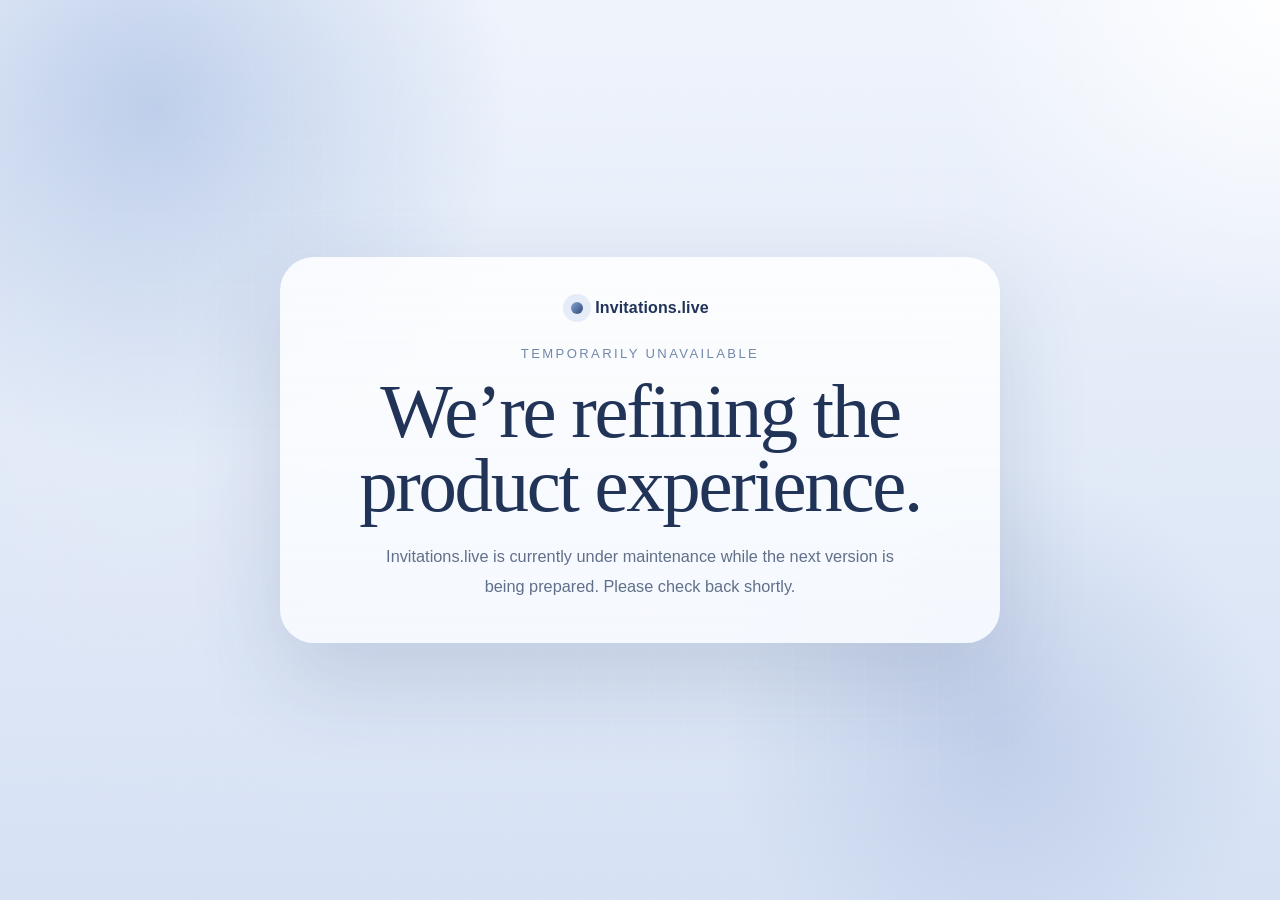
<file: index.html>
<!DOCTYPE html>
<html lang="en">
<head>
  <meta charset="UTF-8">
  <meta name="viewport" content="width=device-width, initial-scale=1, viewport-fit=cover">
  <meta name="theme-color" content="#304775">
  <meta name="description" content="Invitations.live is temporarily unavailable while product updates are in progress.">
  <title>Invitations.live | Maintenance</title>
  <link rel="manifest" href="./manifest.webmanifest">
  <link rel="icon" type="image/png" sizes="192x192" href="./assets/icon-192.png">
  <link rel="apple-touch-icon" sizes="180x180" href="./assets/icon-180.png">
  <link rel="stylesheet" href="./site.css?v=2">
</head>
<body data-page="maintenance">
  <main class="maintenance-shell">
    <section class="maintenance-panel reveal-up">
      <a class="brand-mark" href="./">
        <span class="brand-dot"></span>
        <span>Invitations.live</span>
      </a>
      <p class="maintenance-kicker">Temporarily unavailable</p>
      <h1 class="maintenance-title">We’re refining the product experience.</h1>
      <p class="maintenance-copy">
        Invitations.live is currently under maintenance while the next version is being prepared.
        Please check back shortly.
      </p>
    </section>
  </main>
  <script type="module" src="./site.js?v=2"></script>
</body>
</html>
</file>
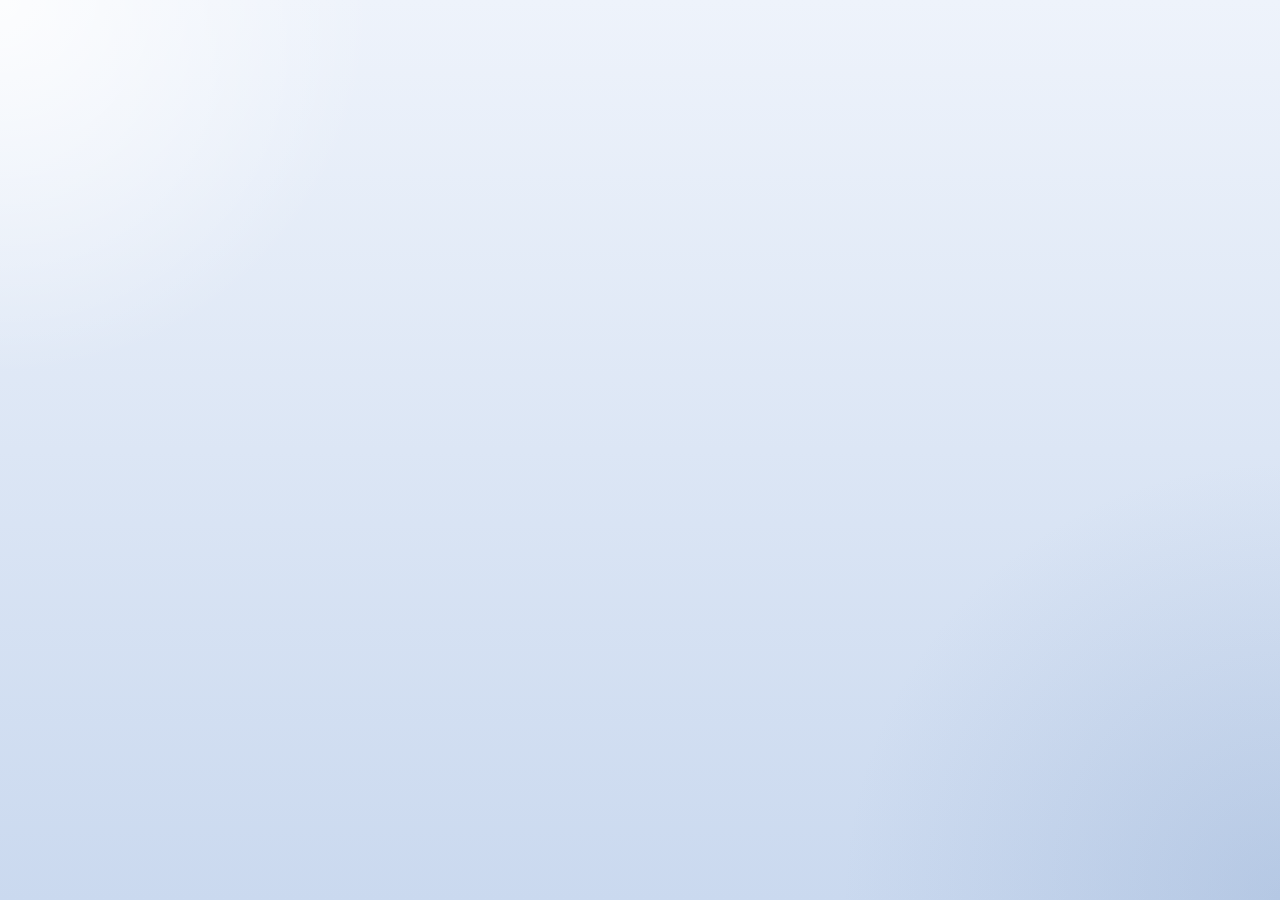
<file: admin/index.html>
<!DOCTYPE html>
<html lang="en">
<head>
  <meta charset="UTF-8">
  <meta name="viewport" content="width=device-width, initial-scale=1, viewport-fit=cover">
  <meta name="theme-color" content="#41639b">
  <meta name="description" content="Admin dashboard for invitation responses.">
  <title>RSVP Admin</title>
  <link rel="icon" type="image/png" sizes="192x192" href="../assets/icon-192.png">
  <link rel="apple-touch-icon" sizes="180x180" href="../assets/icon-180.png">
  <link rel="stylesheet" href="./admin.css?v=6">
</head>
<body>
  <main id="admin-app"></main>
  <script type="module" src="./admin.js?v=4"></script>
</body>
</html>
</file>
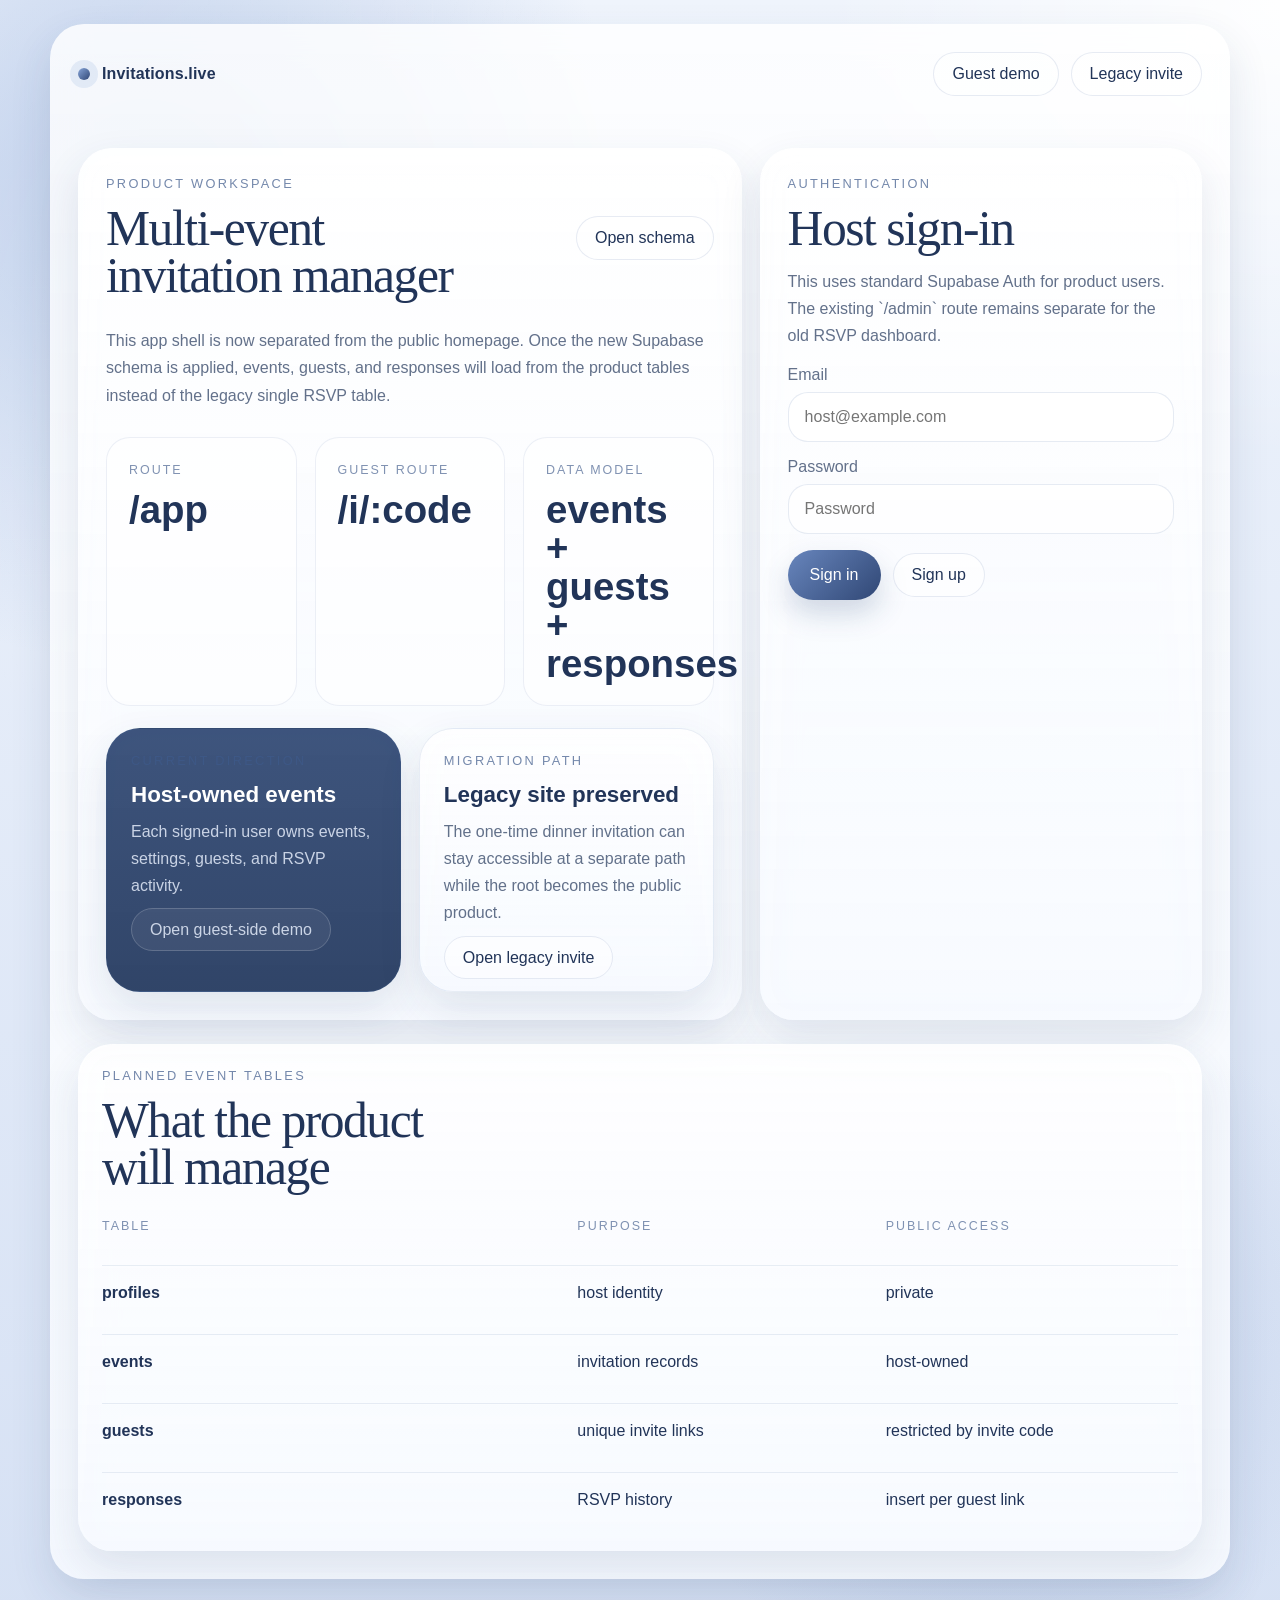
<file: app/index.html>
<!DOCTYPE html>
<html lang="en">
<head>
  <meta charset="UTF-8">
  <meta name="viewport" content="width=device-width, initial-scale=1, viewport-fit=cover">
  <meta name="theme-color" content="#304775">
  <meta name="description" content="Invitations.live app workspace">
  <title>Invitations.live App</title>
  <link rel="icon" type="image/png" sizes="192x192" href="../assets/icon-192.png">
  <link rel="apple-touch-icon" sizes="180x180" href="../assets/icon-180.png">
  <link rel="stylesheet" href="../site.css?v=1">
</head>
<body data-page="app">
  <main class="app-shell">
    <section class="app-frame">
      <div class="app-topbar">
        <a class="brand-mark" href="../">
          <span class="brand-dot"></span>
          <span>Invitations.live</span>
        </a>
        <div class="app-top-actions">
          <a class="ghost-link" href="../i/?code=demo-yarmouk">Guest demo</a>
          <a class="ghost-link" href="../legacy/">Legacy invite</a>
        </div>
      </div>

      <section class="workspace-grid">
        <article class="workspace-card">
          <div class="workspace-topbar">
            <div>
              <p class="workspace-label">Product workspace</p>
              <h1 class="workspace-heading">Multi-event invitation manager</h1>
            </div>
            <div class="workspace-actions">
              <a class="secondary-link" href="../supabase/product-schema.sql">Open schema</a>
            </div>
          </div>
          <p class="workspace-subtitle">
            This app shell is now separated from the public homepage. Once the new Supabase schema is applied, events, guests, and responses will load from the product tables instead of the legacy single RSVP table.
          </p>

          <section class="metrics-grid">
            <article class="metric-card">
              <p class="metric-label">Route</p>
              <strong class="metric-value">/app</strong>
            </article>
            <article class="metric-card">
              <p class="metric-label">Guest route</p>
              <strong class="metric-value">/i/:code</strong>
            </article>
            <article class="metric-card">
              <p class="metric-label">Data model</p>
              <strong class="metric-value">events + guests + responses</strong>
            </article>
          </section>

          <section class="event-grid">
            <article class="event-card is-active">
              <p class="panel-label">Current direction</p>
              <h2 class="event-title">Host-owned events</h2>
              <p class="event-meta">Each signed-in user owns events, settings, guests, and RSVP activity.</p>
              <a class="inline-link" href="../i/?code=demo-yarmouk">Open guest-side demo</a>
            </article>
            <article class="event-card">
              <p class="panel-label">Migration path</p>
              <h2 class="event-title">Legacy site preserved</h2>
              <p class="event-meta">The one-time dinner invitation can stay accessible at a separate path while the root becomes the public product.</p>
              <a class="inline-link" href="../legacy/">Open legacy invite</a>
            </article>
          </section>
        </article>

        <article class="auth-card" id="auth-card">
          <p class="panel-label">Authentication</p>
          <h2 class="auth-title">Host sign-in</h2>
          <p class="auth-copy">This uses standard Supabase Auth for product users. The existing `/admin` route remains separate for the old RSVP dashboard.</p>
          <form class="field-stack" id="auth-form">
            <label class="field">
              <span>Email</span>
              <input type="email" name="email" placeholder="host@example.com" required>
            </label>
            <label class="field">
              <span>Password</span>
              <input type="password" name="password" placeholder="Password" required>
            </label>
            <div class="login-actions">
              <button class="primary-button" type="submit">Sign in</button>
              <button class="ghost-button" type="button" id="sign-up-button">Sign up</button>
            </div>
          </form>
          <p class="status-copy" id="auth-status"></p>
        </article>
      </section>

      <section class="demo-list">
        <div class="workspace-topbar">
          <div>
            <p class="panel-label">Planned event tables</p>
            <h2 class="workspace-heading">What the product will manage</h2>
          </div>
        </div>
        <div class="table-head">
          <span>Table</span>
          <span>Purpose</span>
          <span>Public access</span>
        </div>
        <div class="list-shell">
          <div class="table-row">
            <strong>profiles</strong>
            <span>host identity</span>
            <span>private</span>
          </div>
          <div class="table-row">
            <strong>events</strong>
            <span>invitation records</span>
            <span>host-owned</span>
          </div>
          <div class="table-row">
            <strong>guests</strong>
            <span>unique invite links</span>
            <span>restricted by invite code</span>
          </div>
          <div class="table-row">
            <strong>responses</strong>
            <span>RSVP history</span>
            <span>insert per guest link</span>
          </div>
        </div>
      </section>
    </section>
  </main>
  <script type="module" src="./app.js?v=1"></script>
</body>
</html>
</file>
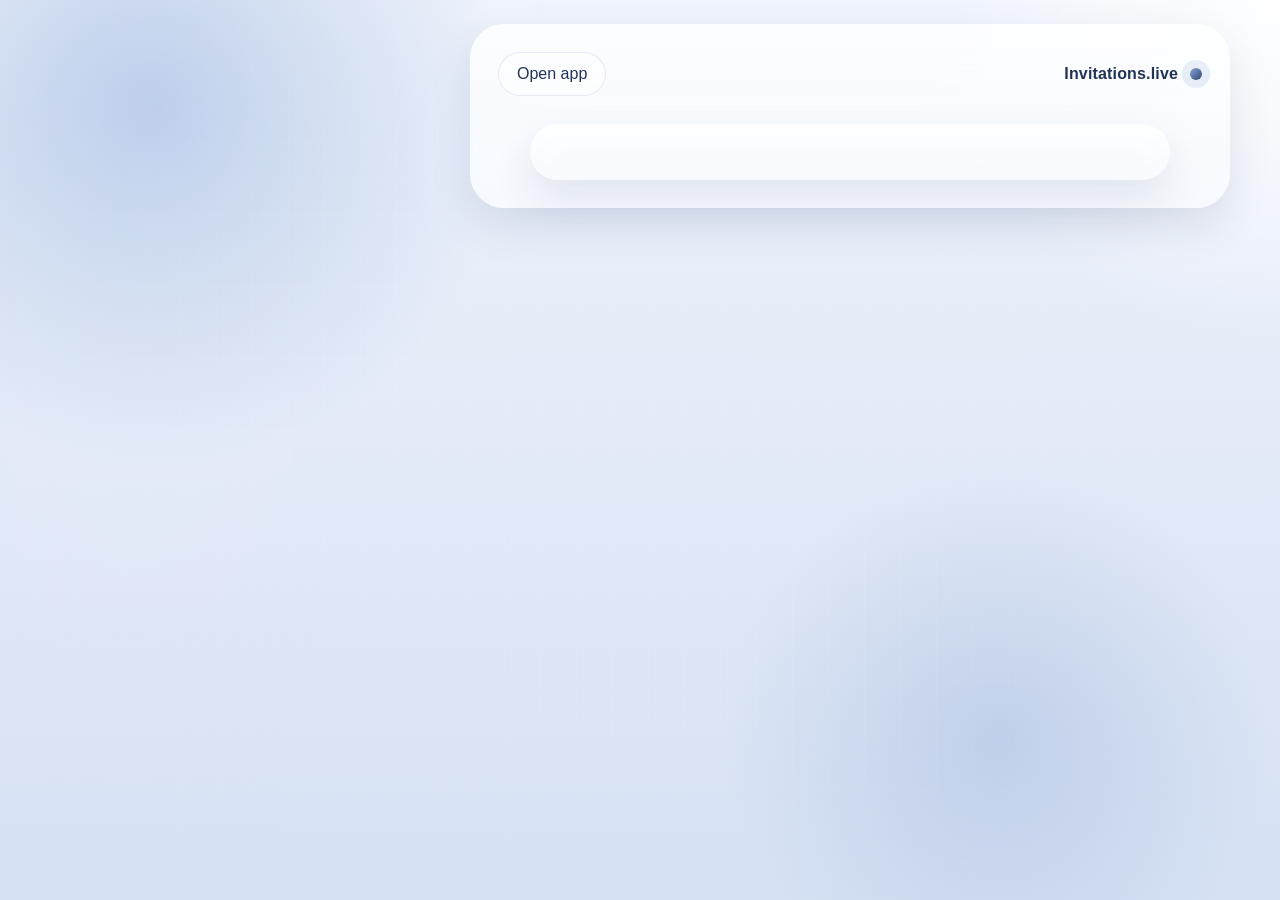
<file: i/index.html>
<!DOCTYPE html>
<html lang="ar" dir="rtl">
<head>
  <meta charset="UTF-8">
  <meta name="viewport" content="width=device-width, initial-scale=1, viewport-fit=cover">
  <meta name="theme-color" content="#304775">
  <meta name="description" content="Guest invitation page">
  <title>Invitation</title>
  <link rel="icon" type="image/png" sizes="192x192" href="../assets/icon-192.png">
  <link rel="apple-touch-icon" sizes="180x180" href="../assets/icon-180.png">
  <link rel="stylesheet" href="../site.css?v=1">
</head>
<body data-page="invite">
  <main class="invite-shell">
    <section class="invite-frame">
      <div class="invite-topbar">
        <a class="brand-mark" href="../">
          <span class="brand-dot"></span>
          <span>Invitations.live</span>
        </a>
        <div class="invite-actions">
          <a class="ghost-link" href="../app/">Open app</a>
        </div>
      </div>
      <article class="invite-card" id="invite-root"></article>
    </section>
  </main>
  <script type="module" src="./invite.js?v=1"></script>
</body>
</html>
</file>
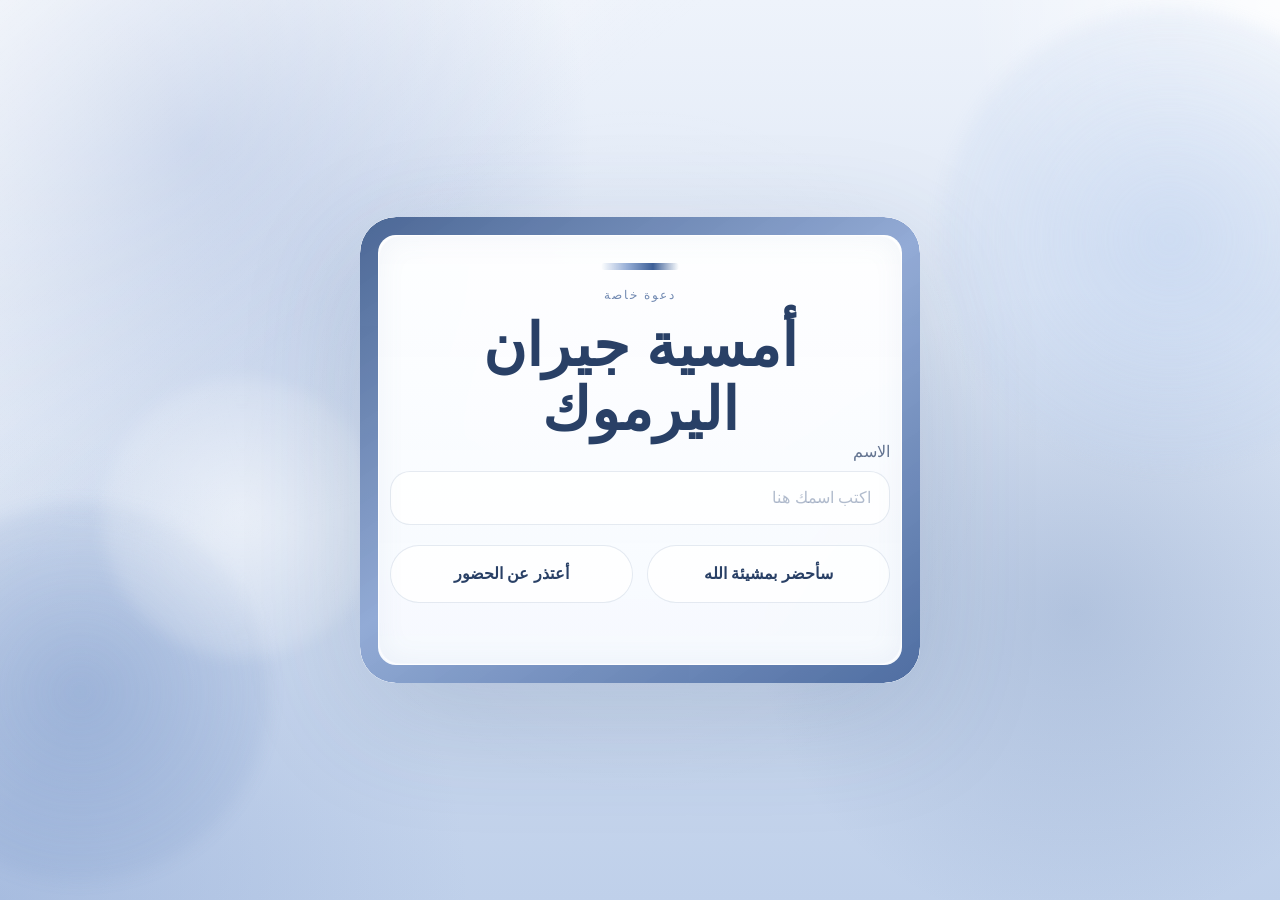
<file: legacy/index.html>
<!DOCTYPE html>
<html lang="ar" dir="rtl">
<head>
  <meta charset="UTF-8">
  <meta name="viewport" content="width=device-width, initial-scale=1, viewport-fit=cover">
  <meta name="theme-color" content="#41639b">
  <meta name="description" content="الأصل القديم للدعوة الشخصية ذات الاستخدام الواحد.">
  <title>أمسية جيران اليرموك</title>
  <link rel="manifest" href="../manifest.webmanifest">
  <link rel="icon" type="image/png" sizes="192x192" href="../assets/icon-192.png">
  <link rel="apple-touch-icon" sizes="180x180" href="../assets/icon-180.png">
  <link rel="stylesheet" href="../styles.css?v=27">
</head>
<body>
  <main id="app"></main>
  <script type="module" src="../app.js?v=27"></script>
</body>
</html>
</file>
<file: site.css>
:root {
  --ink-strong: #213458;
  --ink-soft: rgba(33, 52, 88, 0.7);
  --line-soft: rgba(63, 94, 152, 0.12);
  --surface: rgba(255, 255, 255, 0.82);
  --surface-strong: rgba(248, 251, 255, 0.96);
  --blue-1: #eff4fc;
  --blue-2: #d6e1f4;
  --blue-3: #8ea6d2;
  --blue-4: #4a669d;
  --blue-5: #2f4878;
  --red-soft: #efd8d8;
  --shadow-lg: 0 34px 90px rgba(39, 63, 103, 0.16);
  --shadow-md: 0 18px 42px rgba(39, 63, 103, 0.12);
  --radius-xl: 34px;
  --radius-lg: 24px;
  --radius-md: 18px;
  --max-width: 1180px;
  --display-font: "Iowan Old Style", "Palatino Linotype", "Book Antiqua", Georgia, serif;
  --body-font: "SF Pro Display", "Segoe UI", Arial, sans-serif;
}

* {
  box-sizing: border-box;
}

html,
body {
  margin: 0;
  min-height: 100%;
}

body {
  font-family: var(--body-font);
  color: var(--ink-strong);
  background:
    radial-gradient(circle at top right, rgba(255, 255, 255, 0.95), transparent 22%),
    radial-gradient(circle at 12% 12%, rgba(150, 176, 221, 0.56), transparent 26%),
    radial-gradient(circle at 78% 82%, rgba(101, 131, 189, 0.22), transparent 22%),
    linear-gradient(180deg, var(--blue-1), var(--blue-2));
}

body::before {
  content: "";
  position: fixed;
  inset: 0;
  background:
    linear-gradient(110deg, rgba(255, 255, 255, 0.26), transparent 34%),
    linear-gradient(0deg, rgba(255, 255, 255, 0.08) 1px, transparent 1px),
    linear-gradient(90deg, rgba(255, 255, 255, 0.08) 1px, transparent 1px);
  background-size: auto, 36px 36px, 36px 36px;
  mask-image: radial-gradient(circle at center, black 32%, transparent 92%);
  pointer-events: none;
}

a {
  color: inherit;
  text-decoration: none;
}

button,
input,
textarea {
  font: inherit;
}

.marketing-shell,
.app-shell,
.invite-shell,
.maintenance-shell {
  position: relative;
  z-index: 1;
  width: min(calc(100% - 32px), var(--max-width));
  margin: 0 auto;
}

.marketing-shell {
  padding: 24px 0 48px;
}

.maintenance-shell {
  min-height: 100svh;
  display: grid;
  place-items: center;
}

.maintenance-panel {
  width: min(100%, 720px);
  padding: 42px;
  border-radius: var(--radius-xl);
  background: linear-gradient(180deg, rgba(255, 255, 255, 0.84), rgba(247, 250, 255, 0.92));
  box-shadow: var(--shadow-lg);
  backdrop-filter: blur(18px);
  text-align: center;
}

.maintenance-kicker {
  margin: 28px 0 14px;
  font-size: 0.82rem;
  letter-spacing: 0.18em;
  text-transform: uppercase;
  color: rgba(62, 90, 138, 0.72);
}

.maintenance-title {
  margin: 0;
  font-family: var(--display-font);
  font-weight: 400;
  font-size: clamp(2.4rem, 6vw, 4.8rem);
  line-height: 0.96;
  letter-spacing: -0.03em;
}

.maintenance-copy {
  max-width: 34rem;
  margin: 20px auto 0;
  color: var(--ink-soft);
  line-height: 1.8;
  font-size: 1.02rem;
}

.site-header {
  display: flex;
  align-items: center;
  justify-content: space-between;
  gap: 18px;
  padding: 10px 0 28px;
}

.brand-mark {
  display: inline-flex;
  align-items: center;
  gap: 12px;
  font-weight: 700;
  letter-spacing: 0.01em;
}

.brand-dot {
  width: 12px;
  height: 12px;
  border-radius: 999px;
  background: linear-gradient(135deg, #86a4d8, #304775);
  box-shadow: 0 0 0 8px rgba(134, 164, 216, 0.18);
}

.site-nav,
.app-top-actions,
.workspace-actions,
.invite-actions,
.login-actions {
  display: inline-flex;
  align-items: center;
  gap: 12px;
  flex-wrap: wrap;
}

.site-nav a,
.ghost-link,
.ghost-button,
.secondary-link,
.inline-link {
  color: var(--ink-strong);
  border: 1px solid var(--line-soft);
  background: rgba(255, 255, 255, 0.46);
  border-radius: 999px;
  padding: 12px 18px;
  transition: transform 180ms ease, background 180ms ease, border-color 180ms ease;
}

.site-nav a:hover,
.ghost-link:hover,
.ghost-button:hover,
.secondary-link:hover,
.inline-link:hover,
.primary-link:hover,
.primary-button:hover,
.invite-submit:hover,
.response-button:hover {
  transform: translateY(-1px);
}

.hero {
  min-height: calc(100svh - 126px);
  display: grid;
  grid-template-columns: minmax(0, 1.1fr) minmax(340px, 0.9fr);
  gap: 42px;
  align-items: center;
  padding: 28px 0 36px;
}

.hero-kicker,
.section-kicker,
.panel-label,
.workspace-label,
.invite-label {
  margin: 0 0 14px;
  font-size: 0.8rem;
  letter-spacing: 0.18em;
  text-transform: uppercase;
  color: rgba(62, 90, 138, 0.72);
}

.hero h1,
.section-heading,
.workspace-heading,
.invite-title,
.auth-title {
  margin: 0;
  font-family: var(--display-font);
  font-weight: 400;
  line-height: 0.95;
  letter-spacing: -0.03em;
}

.hero h1 {
  max-width: 10ch;
  font-size: clamp(3.6rem, 8vw, 7.4rem);
}

.hero-body,
.feature-item p,
.timeline-step p,
.workspace-subtitle,
.muted-copy,
.metric-label,
.event-meta,
.invite-copy,
.auth-copy,
.empty-copy,
.status-copy {
  color: var(--ink-soft);
  line-height: 1.7;
}

.hero-body {
  max-width: 34rem;
  margin: 24px 0 0;
  font-size: 1.06rem;
}

.hero-actions,
.cta-actions {
  display: flex;
  gap: 14px;
  flex-wrap: wrap;
  margin-top: 28px;
}

.primary-link,
.primary-button,
.invite-submit,
.response-button.is-active {
  display: inline-flex;
  align-items: center;
  justify-content: center;
  min-height: 50px;
  padding: 0 22px;
  border-radius: 999px;
  border: 0;
  color: #ffffff;
  background: linear-gradient(135deg, #6886bd, #304775);
  box-shadow: 0 14px 28px rgba(55, 84, 133, 0.22);
}

.hero-visual {
  position: relative;
  min-height: 540px;
  display: grid;
  place-items: center;
}

.visual-panel {
  position: absolute;
  width: min(100%, 360px);
  padding: 30px 28px;
  border-radius: var(--radius-xl);
  background: linear-gradient(180deg, rgba(255, 255, 255, 0.86), rgba(248, 251, 255, 0.92));
  border: 1px solid rgba(255, 255, 255, 0.72);
  box-shadow: var(--shadow-lg);
  backdrop-filter: blur(20px);
}

.visual-panel p,
.metric-label,
.table-head span,
.invite-meta-label {
  margin: 0 0 10px;
  font-size: 0.78rem;
  letter-spacing: 0.16em;
  text-transform: uppercase;
  color: rgba(62, 90, 138, 0.66);
}

.visual-panel strong,
.metric-value,
.event-title,
.invite-meta-value {
  display: block;
  font-size: 1.4rem;
  line-height: 1.15;
}

.visual-panel span {
  display: block;
  margin-top: 12px;
  color: var(--ink-soft);
  line-height: 1.6;
}

.visual-panel-main {
  inset: auto auto 28px 0;
}

.visual-panel-side {
  inset: 42px 0 auto auto;
  background: linear-gradient(180deg, rgba(53, 78, 124, 0.94), rgba(40, 61, 98, 0.96));
  color: #ffffff;
}

.visual-panel-side p,
.visual-panel-side span {
  color: rgba(235, 241, 255, 0.8);
}

.feature-band,
.timeline,
.final-cta,
.app-frame,
.invite-frame,
.auth-card,
.workspace-card,
.event-card,
.demo-list,
.invite-card {
  border-radius: var(--radius-xl);
  background: linear-gradient(180deg, rgba(255, 255, 255, 0.82), rgba(247, 250, 255, 0.92));
  box-shadow: var(--shadow-md);
  backdrop-filter: blur(18px);
}

.feature-band,
.timeline,
.final-cta {
  padding: 34px;
  margin-top: 28px;
}

.feature-intro h2,
.timeline-copy h2,
.final-cta h2,
.workspace-heading,
.invite-title,
.auth-title {
  max-width: 16ch;
  font-size: clamp(2rem, 4vw, 3.1rem);
}

.feature-grid,
.timeline-list,
.workspace-grid,
.metrics-grid,
.event-grid,
.invite-meta-grid {
  display: grid;
  gap: 18px;
}

.feature-grid {
  grid-template-columns: repeat(3, minmax(0, 1fr));
  margin-top: 28px;
}

.feature-item {
  min-height: 200px;
  padding: 24px;
  border-radius: var(--radius-lg);
  background: rgba(255, 255, 255, 0.52);
  border: 1px solid rgba(75, 103, 153, 0.1);
}

.feature-item span {
  display: inline-flex;
  margin-bottom: 14px;
  color: #4b669b;
  font-weight: 700;
}

.feature-item h3,
.timeline-step strong,
.metric-value,
.event-title,
.invite-question {
  margin: 0;
}

.timeline-list {
  grid-template-columns: repeat(4, minmax(0, 1fr));
  margin-top: 28px;
}

.timeline-step {
  padding: 22px;
  border-top: 1px solid rgba(76, 108, 162, 0.14);
}

.final-cta {
  display: flex;
  align-items: end;
  justify-content: space-between;
  gap: 18px;
  margin-bottom: 24px;
}

.app-shell,
.invite-shell {
  padding: 24px 0 48px;
}

.app-frame,
.invite-frame {
  padding: 28px;
}

.app-topbar,
.workspace-topbar,
.invite-topbar {
  display: flex;
  align-items: center;
  justify-content: space-between;
  gap: 18px;
  margin-bottom: 28px;
}

.app-frame {
  display: grid;
  gap: 24px;
}

.workspace-card,
.auth-card,
.invite-card {
  padding: 28px;
}

.workspace-grid {
  grid-template-columns: 1.2fr 0.8fr;
}

.metrics-grid {
  grid-template-columns: repeat(3, minmax(0, 1fr));
  margin-top: 28px;
}

.metric-card {
  padding: 22px;
  border-radius: var(--radius-lg);
  background: rgba(255, 255, 255, 0.54);
  border: 1px solid rgba(79, 112, 168, 0.1);
}

.metric-value {
  font-size: clamp(2rem, 3vw, 3rem);
  line-height: 1;
}

.event-grid {
  grid-template-columns: repeat(2, minmax(0, 1fr));
  margin-top: 22px;
}

.event-card {
  padding: 24px;
  border: 1px solid rgba(79, 112, 168, 0.12);
}

.event-card.is-active {
  background: linear-gradient(180deg, rgba(50, 74, 117, 0.94), rgba(40, 61, 98, 0.96));
  color: #ffffff;
}

.event-card.is-active .event-meta,
.event-card.is-active .inline-link {
  color: rgba(234, 241, 255, 0.82);
}

.event-card.is-active .inline-link {
  border-color: rgba(255, 255, 255, 0.18);
  background: rgba(255, 255, 255, 0.06);
}

.event-meta {
  margin: 10px 0 22px;
}

.list-shell {
  display: grid;
  gap: 14px;
  margin-top: 22px;
}

.list-row,
.table-row {
  display: grid;
  grid-template-columns: 1.1fr 0.7fr 0.7fr;
  gap: 16px;
  align-items: center;
  padding: 18px 0;
  border-top: 1px solid rgba(84, 112, 160, 0.12);
}

.table-head {
  display: grid;
  grid-template-columns: 1.1fr 0.7fr 0.7fr;
  gap: 16px;
}

.response-pill {
  display: inline-flex;
  align-items: center;
  justify-content: center;
  min-height: 38px;
  padding: 0 14px;
  border-radius: 999px;
  border: 1px solid rgba(72, 100, 151, 0.12);
  background: rgba(255, 255, 255, 0.6);
}

.response-pill.declined {
  color: #9b5d5d;
  background: rgba(232, 198, 198, 0.42);
}

.demo-list {
  padding: 24px;
}

.auth-card {
  min-height: 100%;
}

.field-stack,
.invite-form {
  display: grid;
  gap: 16px;
}

.field {
  display: grid;
  gap: 8px;
}

.field span {
  color: var(--ink-soft);
}

.field input,
.field textarea {
  width: 100%;
  border: 1px solid rgba(79, 112, 168, 0.14);
  border-radius: 20px;
  background: rgba(255, 255, 255, 0.84);
  padding: 15px 16px;
  outline: none;
  transition: border-color 160ms ease, box-shadow 160ms ease;
}

.field input:focus,
.field textarea:focus {
  border-color: rgba(79, 112, 168, 0.4);
  box-shadow: 0 0 0 4px rgba(117, 147, 197, 0.16);
}

.status-copy {
  min-height: 24px;
  margin: 18px 0 0;
}

.status-copy.error {
  color: #a14f4f;
}

.status-copy.success {
  color: #43629a;
}

.invite-shell {
  direction: rtl;
}

.invite-frame {
  max-width: 760px;
}

.invite-card {
  max-width: 640px;
  margin: 0 auto;
  text-align: center;
}

.invite-label {
  margin-bottom: 16px;
}

.invite-title {
  max-width: none;
}

.invite-copy {
  margin: 18px auto 0;
  max-width: 32rem;
}

.invite-meta-grid {
  grid-template-columns: repeat(3, minmax(0, 1fr));
  gap: 14px;
  margin: 28px 0;
}

.invite-meta-card {
  padding: 18px;
  border-radius: 22px;
  background: rgba(255, 255, 255, 0.56);
  border: 1px solid rgba(79, 112, 168, 0.1);
}

.invite-question {
  margin: 20px 0 18px;
  font-size: 1.28rem;
}

.invite-actions {
  justify-content: center;
}

.response-button {
  min-height: 54px;
  min-width: 180px;
  padding: 0 20px;
  border-radius: 999px;
  border: 1px solid rgba(79, 112, 168, 0.14);
  background: rgba(255, 255, 255, 0.72);
  color: var(--ink-strong);
}

.response-button.response-decline {
  background: rgba(241, 224, 224, 0.72);
  color: #7f4a4a;
}

.invite-confirmed {
  display: grid;
  gap: 16px;
  margin-top: 24px;
}

.location-preview-card {
  display: block;
  overflow: hidden;
  border-radius: 24px;
  border: 1px solid rgba(79, 112, 168, 0.1);
  box-shadow: var(--shadow-md);
}

.location-preview-image {
  width: 100%;
  height: 230px;
  object-fit: cover;
  display: block;
}

.result-copy {
  margin: 0;
  font-size: 1.1rem;
  color: var(--ink-strong);
}

.empty-copy {
  margin: 0;
}

.reveal-up {
  opacity: 0;
  transform: translateY(18px);
  animation: reveal-up 720ms cubic-bezier(0.21, 0.9, 0.24, 1) forwards;
}

.delay-1 {
  animation-delay: 120ms;
}

.delay-2 {
  animation-delay: 220ms;
}

.delay-3 {
  animation-delay: 320ms;
}

@keyframes reveal-up {
  to {
    opacity: 1;
    transform: translateY(0);
  }
}

@media (max-width: 980px) {
  .hero,
  .workspace-grid {
    grid-template-columns: 1fr;
  }

  .hero {
    min-height: auto;
    padding-top: 20px;
  }

  .hero-visual {
    min-height: 420px;
  }

  .feature-grid,
  .timeline-list,
  .metrics-grid,
  .event-grid {
    grid-template-columns: 1fr;
  }

  .final-cta,
  .app-topbar,
  .workspace-topbar,
  .invite-topbar,
  .site-header {
    flex-direction: column;
    align-items: flex-start;
  }
}

@media (max-width: 640px) {
  .marketing-shell,
  .app-shell,
  .invite-shell,
  .maintenance-shell {
    width: min(calc(100% - 20px), var(--max-width));
  }

  .feature-band,
  .timeline,
  .final-cta,
  .app-frame,
  .invite-frame,
  .workspace-card,
  .auth-card,
  .invite-card,
  .maintenance-panel {
    padding: 22px;
    border-radius: 26px;
  }

  .hero h1 {
    font-size: clamp(3rem, 13vw, 4.8rem);
  }

  .visual-panel {
    width: calc(100% - 8px);
  }

  .visual-panel-main {
    inset: auto auto 18px 0;
  }

  .visual-panel-side {
    inset: 10px 0 auto auto;
  }

  .list-row,
  .table-row,
  .table-head,
  .invite-meta-grid {
    grid-template-columns: 1fr;
  }
}
</file>
<file: admin/admin.css>
:root {
  --bg-top: #eef3fb;
  --bg-bottom: #cad9ef;
  --panel: rgba(255, 255, 255, 0.88);
  --panel-strong: rgba(255, 255, 255, 0.96);
  --border: rgba(73, 102, 156, 0.14);
  --text: #294066;
  --text-soft: rgba(41, 64, 102, 0.66);
  --accent: #41639b;
  --accent-soft: #7292c1;
  --danger: #c94b4b;
  --shadow: 0 30px 80px rgba(44, 70, 116, 0.14);
  --font: "IBM Plex Sans Arabic", "Noto Sans Arabic", "Segoe UI", sans-serif;
}

* {
  box-sizing: border-box;
}

html,
body {
  margin: 0;
  min-height: 100%;
}

body {
  font-family: var(--font);
  color: var(--text);
  background:
    radial-gradient(circle at top left, rgba(255, 255, 255, 0.84), transparent 24%),
    radial-gradient(circle at bottom right, rgba(114, 146, 193, 0.24), transparent 28%),
    linear-gradient(180deg, var(--bg-top), var(--bg-bottom));
}

#admin-app {
  min-height: 100svh;
}

.admin-shell {
  min-height: 100svh;
  padding: 28px;
}

.admin-card,
.login-card {
  width: min(100%, 1120px);
  margin: 0 auto;
  background: var(--panel);
  border: 1px solid var(--border);
  border-radius: 28px;
  box-shadow: var(--shadow);
  backdrop-filter: blur(18px);
}

.login-wrap {
  min-height: 100svh;
  display: grid;
  place-items: center;
  padding: 24px;
}

.login-card {
  width: min(100%, 440px);
  padding: 30px 24px 24px;
}

.login-card h1,
.admin-top h1 {
  margin: 0;
  font-size: clamp(1.9rem, 4vw, 2.8rem);
}

.login-card p,
.admin-top p,
.stat-label,
.empty-state,
.helper-text {
  color: var(--text-soft);
}

.login-form {
  display: grid;
  gap: 14px;
  margin-top: 22px;
}

.field {
  display: grid;
  gap: 8px;
}

input {
  width: 100%;
  padding: 15px 16px;
  border-radius: 18px;
  border: 1px solid rgba(73, 102, 156, 0.14);
  background: var(--panel-strong);
  color: var(--text);
  font: inherit;
}

input:focus {
  outline: none;
  border-color: rgba(65, 99, 155, 0.42);
  box-shadow: 0 0 0 4px rgba(114, 146, 193, 0.14);
}

button {
  border: 0;
  border-radius: 999px;
  min-height: 52px;
  padding: 0 20px;
  font: inherit;
  font-weight: 700;
  cursor: pointer;
}

.primary-button {
  color: #fff;
  background: linear-gradient(135deg, var(--accent-soft), var(--accent));
  box-shadow: 0 16px 32px rgba(65, 99, 155, 0.18);
}

.ghost-button {
  color: var(--accent);
  background: rgba(255, 255, 255, 0.72);
  border: 1px solid rgba(73, 102, 156, 0.14);
}

.danger-button {
  color: #fff;
  background: linear-gradient(135deg, #da7474, var(--danger));
}

.admin-card {
  padding: 26px;
}

.admin-top {
  display: flex;
  justify-content: space-between;
  gap: 16px;
  align-items: flex-start;
}

.admin-actions {
  display: flex;
  gap: 10px;
}

.stats {
  display: grid;
  grid-template-columns: repeat(3, minmax(0, 1fr));
  gap: 14px;
  margin: 24px 0;
}

.stat {
  padding: 18px;
  border-radius: 22px;
  background: rgba(255, 255, 255, 0.7);
  border: 1px solid rgba(73, 102, 156, 0.12);
}

.stat-value {
  display: block;
  margin-top: 6px;
  font-size: 2rem;
  font-weight: 700;
}

.table-shell {
  overflow: auto;
  border-radius: 24px;
  border: 1px solid rgba(73, 102, 156, 0.12);
  background: rgba(255, 255, 255, 0.68);
}

table {
  width: 100%;
  border-collapse: collapse;
}

th,
td {
  padding: 16px 18px;
  text-align: left;
  border-bottom: 1px solid rgba(73, 102, 156, 0.08);
}

th {
  font-size: 0.88rem;
  color: var(--text-soft);
  font-weight: 600;
}

.pill {
  display: inline-flex;
  align-items: center;
  justify-content: center;
  min-width: 110px;
  min-height: 38px;
  padding: 0 14px;
  border-radius: 999px;
  font-weight: 700;
}

.pill.accepted {
  color: #fff;
  background: linear-gradient(135deg, #6f93cf, #41639b);
}

.pill.declined {
  color: #b45454;
  background: linear-gradient(135deg, rgba(235, 170, 170, 0.45), rgba(232, 190, 190, 0.28));
  border: 1px solid rgba(201, 75, 75, 0.28);
  box-shadow: inset 0 1px 0 rgba(255, 255, 255, 0.4);
}

.status-line {
  min-height: 24px;
  margin-top: 14px;
}

.status-line.error {
  color: var(--danger);
}

.status-line.success {
  color: var(--accent);
}

.empty-state {
  padding: 34px 18px;
  text-align: center;
}

@media (max-width: 760px) {
  .admin-shell {
    padding: 16px;
  }

  .admin-top {
    flex-direction: column;
  }

  .admin-actions,
  .stats {
    width: 100%;
  }

  .stats {
    grid-template-columns: 1fr;
  }
}
</file>
<file: styles.css>
:root {
  --bg-top: #eef3fb;
  --bg-bottom: #bfd0ea;
  --bg-accent: #6d86b3;
  --bg-deep: #3d5f97;
  --panel: rgba(252, 253, 255, 0.82);
  --panel-edge: rgba(255, 255, 255, 0.88);
  --border: rgba(70, 102, 154, 0.16);
  --text: #294066;
  --text-soft: rgba(41, 64, 102, 0.72);
  --accept: #6b86ba;
  --accept-deep: #41639b;
  --decline: rgba(255, 255, 255, 0.72);
  --shadow: 0 34px 120px rgba(49, 76, 118, 0.18);
  --font-display: "IBM Plex Sans Arabic", "Noto Kufi Arabic", "Segoe UI", sans-serif;
  --font-body: "IBM Plex Sans Arabic", "Noto Sans Arabic", "Segoe UI", sans-serif;
}

* {
  box-sizing: border-box;
}

html,
body {
  margin: 0;
  min-height: 100%;
}

body {
  font-family: var(--font-body);
  color: var(--text);
  background:
    linear-gradient(130deg, rgba(255, 255, 255, 0.4), transparent 34%),
    radial-gradient(circle at top right, rgba(255, 255, 255, 0.86), transparent 20%),
    radial-gradient(circle at 15% 16%, rgba(146, 170, 215, 0.62), transparent 30%),
    radial-gradient(circle at 84% 68%, rgba(61, 95, 151, 0.2), transparent 26%),
    radial-gradient(circle at bottom left, rgba(125, 153, 204, 0.36), transparent 30%),
    linear-gradient(180deg, var(--bg-top), var(--bg-bottom));
  overflow-x: hidden;
}

body::before {
  content: "";
  position: fixed;
  inset: 0;
  background:
    linear-gradient(0deg, rgba(255, 255, 255, 0.14) 1px, transparent 1px),
    linear-gradient(90deg, rgba(255, 255, 255, 0.14) 1px, transparent 1px);
  background-size: 34px 34px;
  mask-image: radial-gradient(circle at center, black, transparent 82%);
  opacity: 0.22;
  pointer-events: none;
}

#app {
  min-height: 100svh;
}

.page-shell {
  position: relative;
  min-height: 100svh;
  display: grid;
  place-items: center;
  padding: 24px;
  overflow: hidden;
}

.ambient {
  position: absolute;
  border-radius: 999px;
  filter: blur(8px);
  opacity: 0.7;
  pointer-events: none;
}

.ambient-a {
  width: 460px;
  height: 460px;
  top: 1%;
  right: -120px;
  background: radial-gradient(circle, rgba(191, 210, 239, 0.88), rgba(191, 210, 239, 0));
}

.ambient-b {
  width: 380px;
  height: 380px;
  bottom: 2%;
  left: -110px;
  background: radial-gradient(circle, rgba(115, 145, 196, 0.6), rgba(115, 145, 196, 0));
}

.ambient-c {
  width: 280px;
  height: 280px;
  top: 42%;
  left: 8%;
  background: radial-gradient(circle, rgba(255, 255, 255, 0.76), rgba(255, 255, 255, 0));
}

.page-shell::before {
  content: "";
  position: absolute;
  inset: 0;
  background:
    linear-gradient(140deg, rgba(255, 255, 255, 0.4), transparent 30%),
    radial-gradient(circle at 50% 50%, rgba(255, 255, 255, 0.12), transparent 44%);
  pointer-events: none;
}

.invite-panel {
  position: relative;
  z-index: 1;
  width: min(100%, 560px);
  padding: 46px 30px 32px;
  border-radius: 36px;
  background:
    linear-gradient(180deg, rgba(255, 255, 255, 0.96), rgba(248, 251, 255, 0.94));
  border: 0;
  box-shadow: var(--shadow);
  text-align: center;
  backdrop-filter: blur(20px);
  overflow: hidden;
}

.invite-panel::before {
  content: "";
  position: absolute;
  inset: 0;
  border-radius: inherit;
  padding: 18px;
  background:
    linear-gradient(145deg, rgba(56, 87, 138, 0.98), rgba(128, 156, 206, 0.92) 48%, rgba(61, 95, 151, 0.98));
  -webkit-mask:
    linear-gradient(#000 0 0) content-box,
    linear-gradient(#000 0 0);
  -webkit-mask-composite: xor;
  mask-composite: exclude;
  opacity: 0.92;
  pointer-events: none;
}

.invite-panel::after {
  content: "";
  position: absolute;
  inset: 18px;
  border-radius: 22px;
  border: 1px solid rgba(255, 255, 255, 0.76);
  box-shadow:
    inset 0 0 0 1px rgba(255, 255, 255, 0.26),
    inset 0 0 28px rgba(96, 126, 178, 0.08);
  pointer-events: none;
}

.panel-ornament {
  width: 78px;
  height: 7px;
  margin: 0 auto 18px;
  border-radius: 999px;
  background: linear-gradient(90deg, transparent, #96aed6, var(--bg-deep), transparent);
}

.eyebrow {
  margin: 0 0 12px;
  font-size: 0.76rem;
  letter-spacing: 0.16em;
  color: #728ab2;
}

h1 {
  margin: 0;
  font-family: var(--font-display);
  font-size: clamp(2.2rem, 8vw, 3.7rem);
  line-height: 1.08;
}

.note,
.event-label,
.field span,
.status {
  color: var(--text-soft);
}

.note {
  margin: 16px 0 28px;
  line-height: 1.85;
}

.location-card {
  display: block;
  margin: 0 0 22px;
  overflow: hidden;
  border-radius: 24px;
  text-decoration: none;
  color: inherit;
  background: rgba(255, 255, 255, 0.58);
  border: 1px solid rgba(70, 102, 154, 0.14);
  box-shadow: 0 18px 40px rgba(49, 76, 118, 0.1);
  transition: transform 180ms ease, box-shadow 180ms ease;
}

.location-card-minimal {
  margin: 0;
  background: transparent;
  border: 0;
  box-shadow: none;
}

.location-card-minimal:hover {
  transform: none;
  box-shadow: none;
}

.location-card:hover {
  transform: translateY(-2px);
  box-shadow: 0 24px 48px rgba(49, 76, 118, 0.14);
}

.location-card.disabled {
  pointer-events: none;
  opacity: 0.75;
}

.location-preview {
  position: relative;
  height: 170px;
  background-color: #d8ccb7;
  background-position: center;
  background-repeat: no-repeat;
  background-size: cover;
}

.location-copy {
  display: grid;
  gap: 6px;
  padding: 16px 18px 18px;
  text-align: right;
}

.location-kicker {
  font-size: 0.82rem;
  color: #728ab2;
}

.location-copy strong {
  font-size: 1.02rem;
}

.location-copy span:last-child {
  color: var(--text-soft);
}

.location-hint-top {
  margin: 0 0 12px;
  color: var(--text-soft);
  line-height: 1.8;
}

.result-state {
  display: grid;
  gap: 16px;
  text-align: center;
}

.result-state-accepted {
  gap: 18px;
}

.result-state-declined {
  min-height: 180px;
  place-content: center;
}

.result-message {
  margin: 0;
  font-size: 1.2rem;
  line-height: 1.9;
}

.accepted-message {
  color: #42639a;
}

.declined-message {
  color: #5976a8;
}

.field {
  display: grid;
  gap: 10px;
  text-align: right;
}

input {
  width: 100%;
  padding: 17px 18px;
  border-radius: 20px;
  border: 1px solid rgba(96, 123, 168, 0.16);
  background: rgba(255, 255, 255, 0.82);
  color: var(--text);
  font: inherit;
  outline: none;
  transition: border-color 160ms ease, box-shadow 160ms ease, background 160ms ease;
}

input:focus {
  border-color: rgba(83, 112, 164, 0.42);
  box-shadow: 0 0 0 4px rgba(125, 153, 204, 0.18);
  background: rgba(255, 255, 255, 0.96);
}

input::placeholder {
  color: rgba(72, 95, 136, 0.42);
}

.actions {
  display: grid;
  grid-template-columns: repeat(2, minmax(0, 1fr));
  gap: 14px;
  margin-top: 20px;
}

.button {
  min-height: 58px;
  border-radius: 999px;
  border: 1px solid rgba(96, 123, 168, 0.16);
  font: inherit;
  cursor: pointer;
  font-weight: 700;
  color: var(--text);
  background: var(--decline);
  transition: transform 160ms ease, opacity 160ms ease, box-shadow 160ms ease, background 160ms ease;
}

.button:hover {
  transform: translateY(-1px);
}

.button:disabled,
input:disabled {
  opacity: 0.7;
  cursor: not-allowed;
}

.button.is-selected {
  color: #ffffff;
  background: linear-gradient(135deg, var(--accept), var(--accept-deep));
  box-shadow: 0 14px 28px rgba(74, 101, 152, 0.3);
  border-color: transparent;
}

.status {
  min-height: 28px;
  margin: 20px 0 0;
  font-size: 0.95rem;
}

.status.success {
  color: #42639a;
}

.status.error {
  color: #b42318;
}

.status.pending {
  color: #5976a8;
}

.confirm-overlay {
  position: fixed;
  inset: 0;
  background: rgba(28, 43, 73, 0.26);
  backdrop-filter: blur(10px);
  z-index: 15;
}

.confirm-dialog {
  position: fixed;
  inset: 50% auto auto 50%;
  width: min(calc(100% - 32px), 420px);
  padding: 28px 24px 22px;
  border-radius: 28px;
  background: rgba(250, 252, 255, 0.94);
  border: 1px solid rgba(81, 111, 162, 0.16);
  box-shadow: 0 24px 80px rgba(34, 55, 91, 0.24);
  transform: translate(-50%, -50%);
  z-index: 16;
  text-align: center;
}

.confirm-dialog-minimal {
  width: min(calc(100% - 32px), 320px);
  padding: 20px;
}

.confirm-kicker {
  margin: 0 0 10px;
  font-size: 0.75rem;
  letter-spacing: 0.16em;
  color: #728ab2;
}

.confirm-dialog h2 {
  margin: 0 0 10px;
  font-size: 1.55rem;
}

.confirm-dialog p {
  margin: 0;
  line-height: 1.85;
  color: var(--text-soft);
}

.confirm-actions {
  display: grid;
  gap: 12px;
  margin-top: 0;
}

.confirm-button {
  min-height: 54px;
}

.submit-frame {
  display: none;
}

.confetti-layer {
  position: fixed;
  inset: 0;
  pointer-events: none;
  overflow: hidden;
  z-index: 20;
}

.confetti-piece {
  position: fixed;
  border-radius: 2px;
  opacity: 0.96;
  animation: confetti-burst 1400ms cubic-bezier(0.18, 0.82, 0.24, 1) forwards;
  transform: translate(-50%, -50%);
  box-shadow: 0 2px 8px rgba(95, 44, 29, 0.12);
}

.confetti-burst {
  position: fixed;
  width: 22px;
  height: 22px;
  border-radius: 999px;
  border: 3px solid rgba(255, 255, 255, 0.92);
  box-shadow: 0 0 0 10px rgba(125, 153, 204, 0.2);
  transform: translate(-50%, -50%);
  animation: confetti-ring 700ms ease-out forwards;
}

.decline-spark {
  position: fixed;
  width: 18px;
  height: 2px;
  border-radius: 999px;
  background: linear-gradient(90deg, rgba(73, 102, 156, 0.9), rgba(255, 255, 255, 0.2));
  transform: translate(-50%, -50%);
  animation: decline-burst 850ms ease-out forwards;
}

.decline-ripple {
  position: fixed;
  width: 26px;
  height: 26px;
  border-radius: 999px;
  border: 2px solid rgba(73, 102, 156, 0.55);
  transform: translate(-50%, -50%);
  animation: decline-ring 700ms ease-out forwards;
}

@keyframes confetti-burst {
  0% {
    opacity: 1;
    transform: translate(-50%, -50%) translate(0, 0) rotate(0deg) scale(1);
  }

  100% {
    opacity: 0;
    transform: translate(-50%, -50%) translate(var(--dx), var(--dy)) rotate(var(--rot)) scale(0.65);
  }
}

@keyframes confetti-ring {
  0% {
    opacity: 0.95;
    transform: translate(-50%, -50%) scale(0.4);
  }

  100% {
    opacity: 0;
    transform: translate(-50%, -50%) scale(3.4);
  }
}

@keyframes decline-burst {
  0% {
    opacity: 0.85;
    transform: translate(-50%, -50%) translate(0, 0) rotate(0deg) scale(1);
  }

  100% {
    opacity: 0;
    transform: translate(-50%, -50%) translate(var(--dx), var(--dy)) rotate(var(--rot)) scale(0.7);
  }
}

@keyframes decline-ring {
  0% {
    opacity: 0.75;
    transform: translate(-50%, -50%) scale(0.55);
  }

  100% {
    opacity: 0;
    transform: translate(-50%, -50%) scale(2.4);
  }
}

@media (max-width: 560px) {
  .invite-panel {
    padding: 38px 22px 26px;
    border-radius: 26px;
  }

  .invite-panel::before {
    padding: 14px;
    background:
      linear-gradient(145deg, rgba(56, 87, 138, 0.98), rgba(128, 156, 206, 0.92) 48%, rgba(61, 95, 151, 0.98));
  }

  .invite-panel::after {
    inset: 14px;
    border-radius: 16px;
  }

  .actions {
    grid-template-columns: 1fr;
  }

}
</file>
